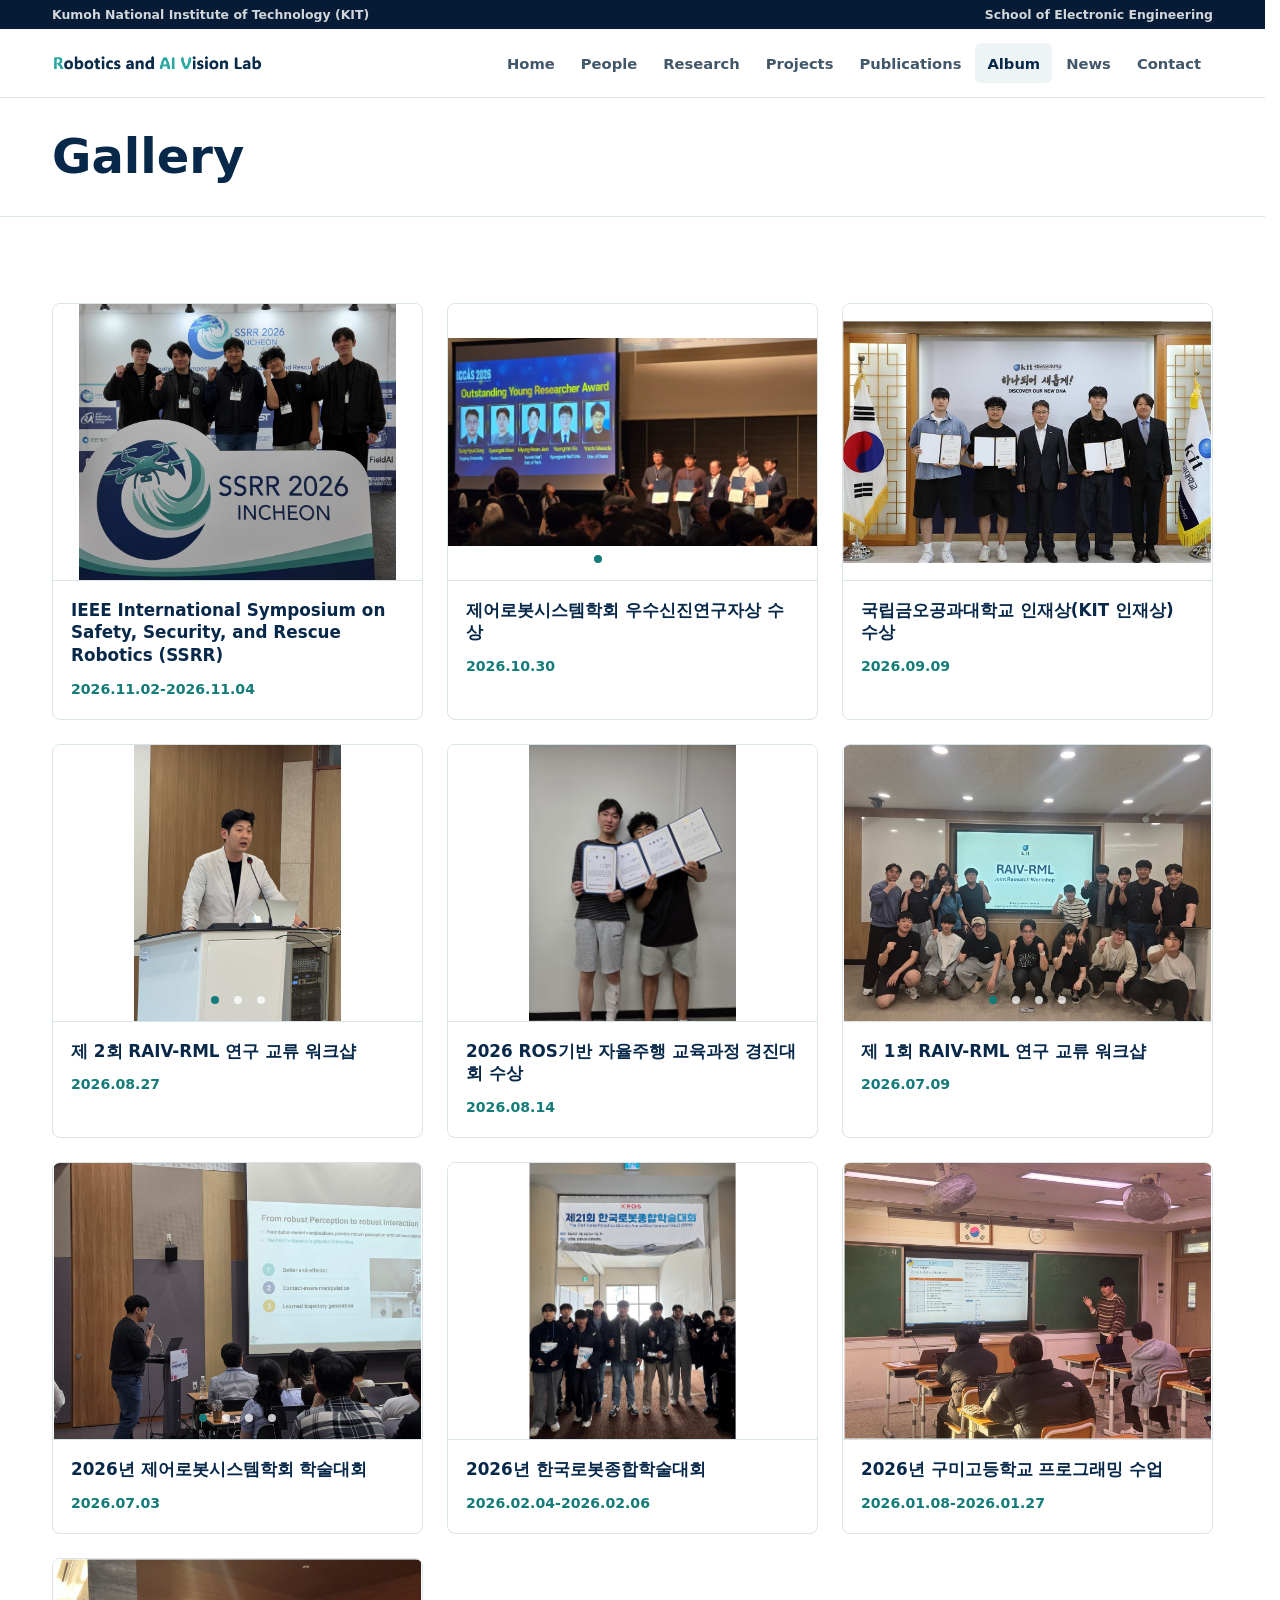
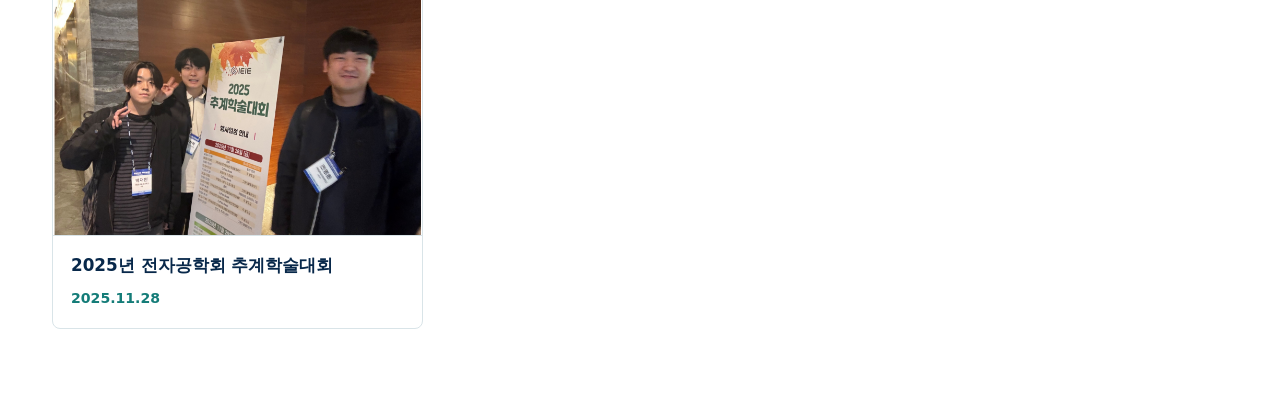
<file: album.html>
<!doctype html>
<html lang="en">
  <head>
    <meta charset="utf-8" />
    <meta name="viewport" content="width=device-width, initial-scale=1" />
    <title>Album | RAIV Lab</title>
    <meta name="description" content="Gallery from Robotics and AI Vision Lab." />
    <link rel="icon" href="assets/favicon.svg" type="image/svg+xml" />
    <link rel="stylesheet" href="styles.css?v=20260901-projects" />
  </head>
  <body class="subpage" data-page="album">
    <header class="site-header" data-header data-render="site-header"></header>

    <main>
      <section class="section page-title-section">
        <div class="section-inner">
          <h1 data-render="page-title"></h1>
        </div>
      </section>

      <section class="section">
        <div class="section-inner">
          <div class="album-grid" data-render="albums"></div>
        </div>
      </section>
    </main>

    <script src="data/site.js?v=20260901-projects"></script>
    <script src="scripts/core.js?v=20260901-projects"></script>
    <script src="scripts/media.js?v=20260901-projects"></script>
    <script src="scripts/render-global.js?v=20260901-projects"></script>
    <script src="scripts/render-projects.js?v=20260901-projects"></script>
    <script src="scripts/render-people.js?v=20260901-projects"></script>
    <script src="scripts/render-publications.js?v=20260901-projects"></script>
    <script src="scripts/render-news.js?v=20260901-projects"></script>
    <script src="scripts/render-pages.js?v=20260901-projects"></script>
    <script src="scripts/main.js?v=20260901-projects"></script>
  </body>
</html>
</file>
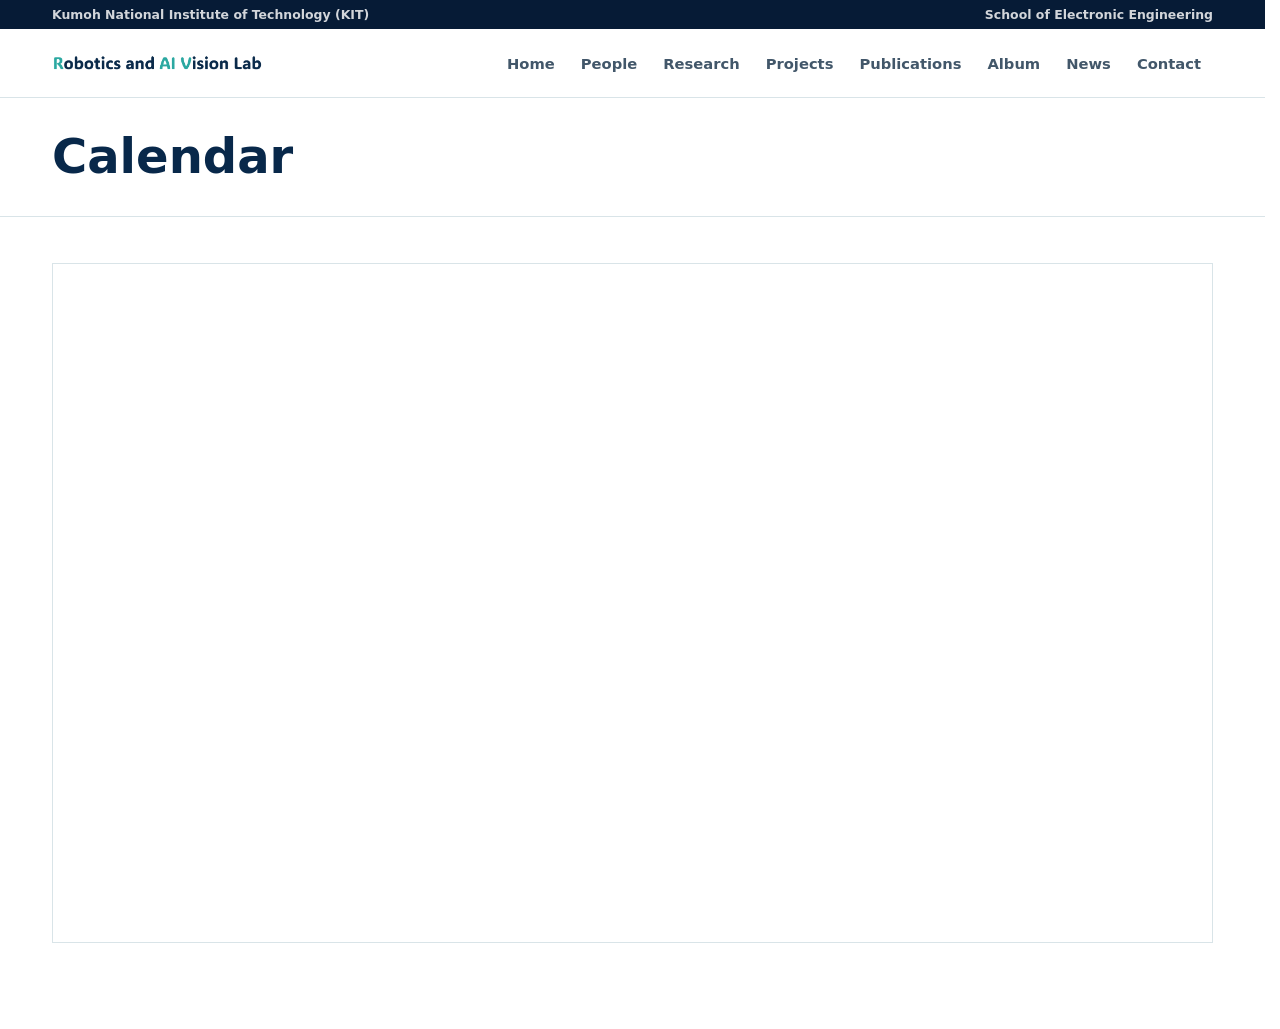
<file: calendar.html>
<!doctype html>
<html lang="en">
  <head>
    <meta charset="utf-8" />
    <meta name="viewport" content="width=device-width, initial-scale=1" />
    <title>Calendar | RAIV Lab</title>
    <meta name="description" content="RAIV Lab calendar." />
    <link rel="icon" href="assets/favicon.svg" type="image/svg+xml" />
    <link rel="stylesheet" href="styles.css?v=20260901-projects" />
  </head>
  <body class="subpage" data-page="calendar">
    <header class="site-header" data-header data-render="site-header"></header>

    <main>
      <section class="section page-title-section">
        <div class="section-inner">
          <h1 data-render="page-title"></h1>
        </div>
      </section>

      <section class="section calendar-section">
        <div class="section-inner" data-render="calendar"></div>
      </section>
    </main>

    <script src="data/site.js?v=20260901-projects"></script>
    <script src="scripts/core.js?v=20260901-projects"></script>
    <script src="scripts/media.js?v=20260901-projects"></script>
    <script src="scripts/render-global.js?v=20260901-projects"></script>
    <script src="scripts/render-projects.js?v=20260901-projects"></script>
    <script src="scripts/render-people.js?v=20260901-projects"></script>
    <script src="scripts/render-publications.js?v=20260901-projects"></script>
    <script src="scripts/render-news.js?v=20260901-projects"></script>
    <script src="scripts/render-pages.js?v=20260901-projects"></script>
    <script src="scripts/main.js?v=20260901-projects"></script>
  </body>
</html>
</file>
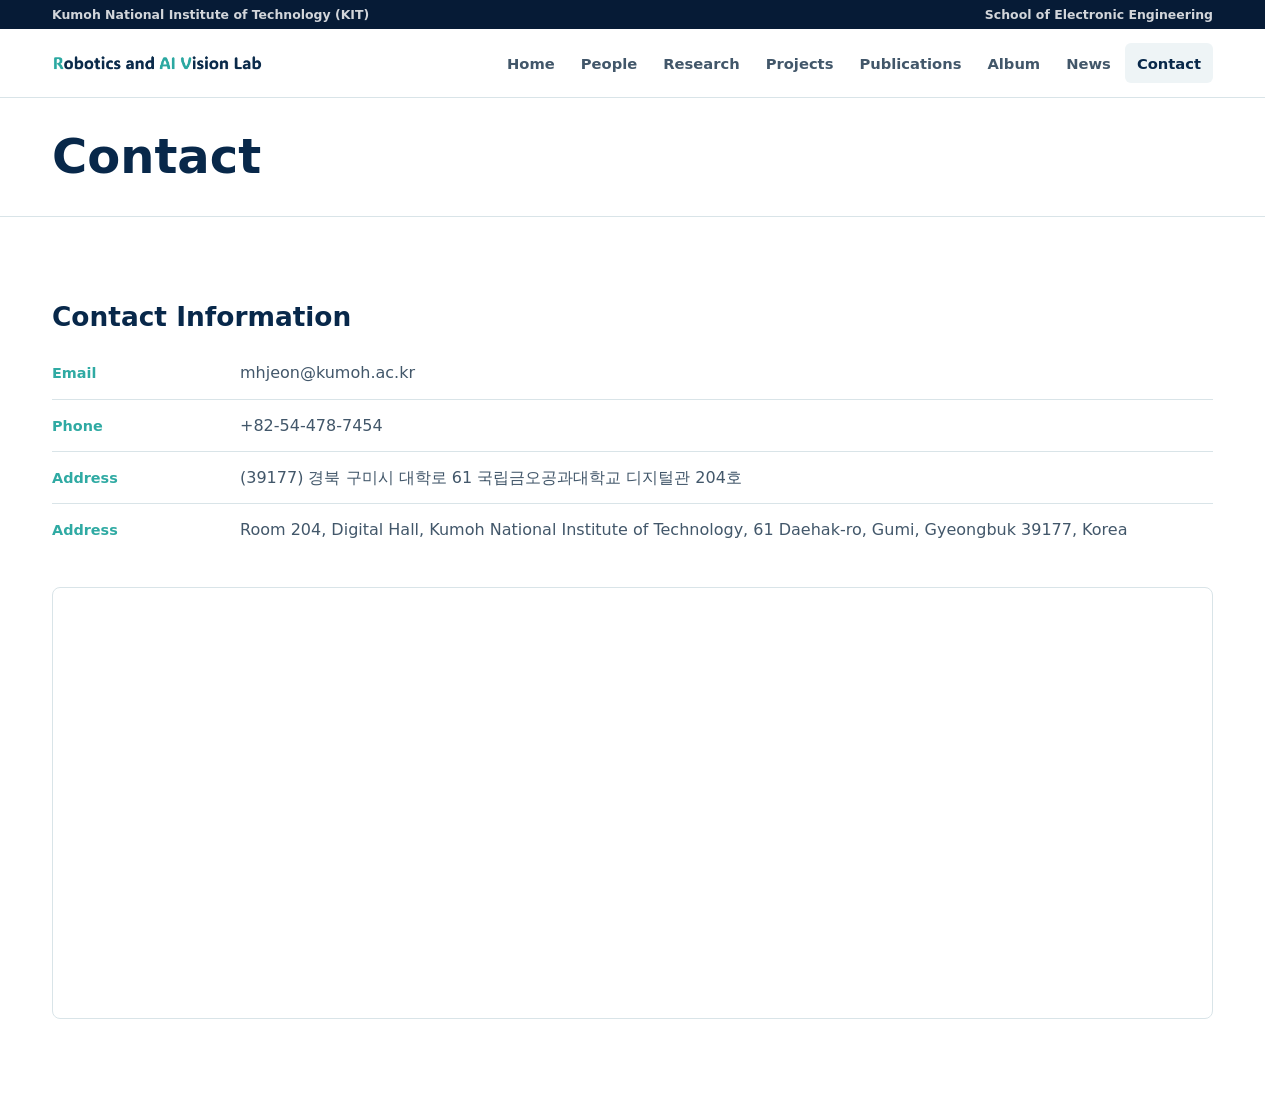
<file: contact.html>
<!doctype html>
<html lang="en">
  <head>
    <meta charset="utf-8" />
    <meta name="viewport" content="width=device-width, initial-scale=1" />
    <title>Contact | RAIV Lab</title>
    <meta name="description" content="Contact information for Robotics and AI Vision Lab at Kumoh National Institute of Technology." />
    <link rel="icon" href="assets/favicon.svg" type="image/svg+xml" />
    <link rel="stylesheet" href="styles.css?v=20260901-projects" />
  </head>
  <body class="subpage" data-page="contact">
    <header class="site-header" data-header data-render="site-header"></header>

    <main>
      <section class="section page-title-section">
        <div class="section-inner">
          <h1 data-render="page-title"></h1>
        </div>
      </section>

      <section class="section contact-section">
        <div class="section-inner contact-layout" data-render="contact"></div>
      </section>
    </main>

    <script src="data/site.js?v=20260901-projects"></script>
    <script src="scripts/core.js?v=20260901-projects"></script>
    <script src="scripts/media.js?v=20260901-projects"></script>
    <script src="scripts/render-global.js?v=20260901-projects"></script>
    <script src="scripts/render-projects.js?v=20260901-projects"></script>
    <script src="scripts/render-people.js?v=20260901-projects"></script>
    <script src="scripts/render-publications.js?v=20260901-projects"></script>
    <script src="scripts/render-news.js?v=20260901-projects"></script>
    <script src="scripts/render-pages.js?v=20260901-projects"></script>
    <script src="scripts/main.js?v=20260901-projects"></script>
  </body>
</html>
</file>
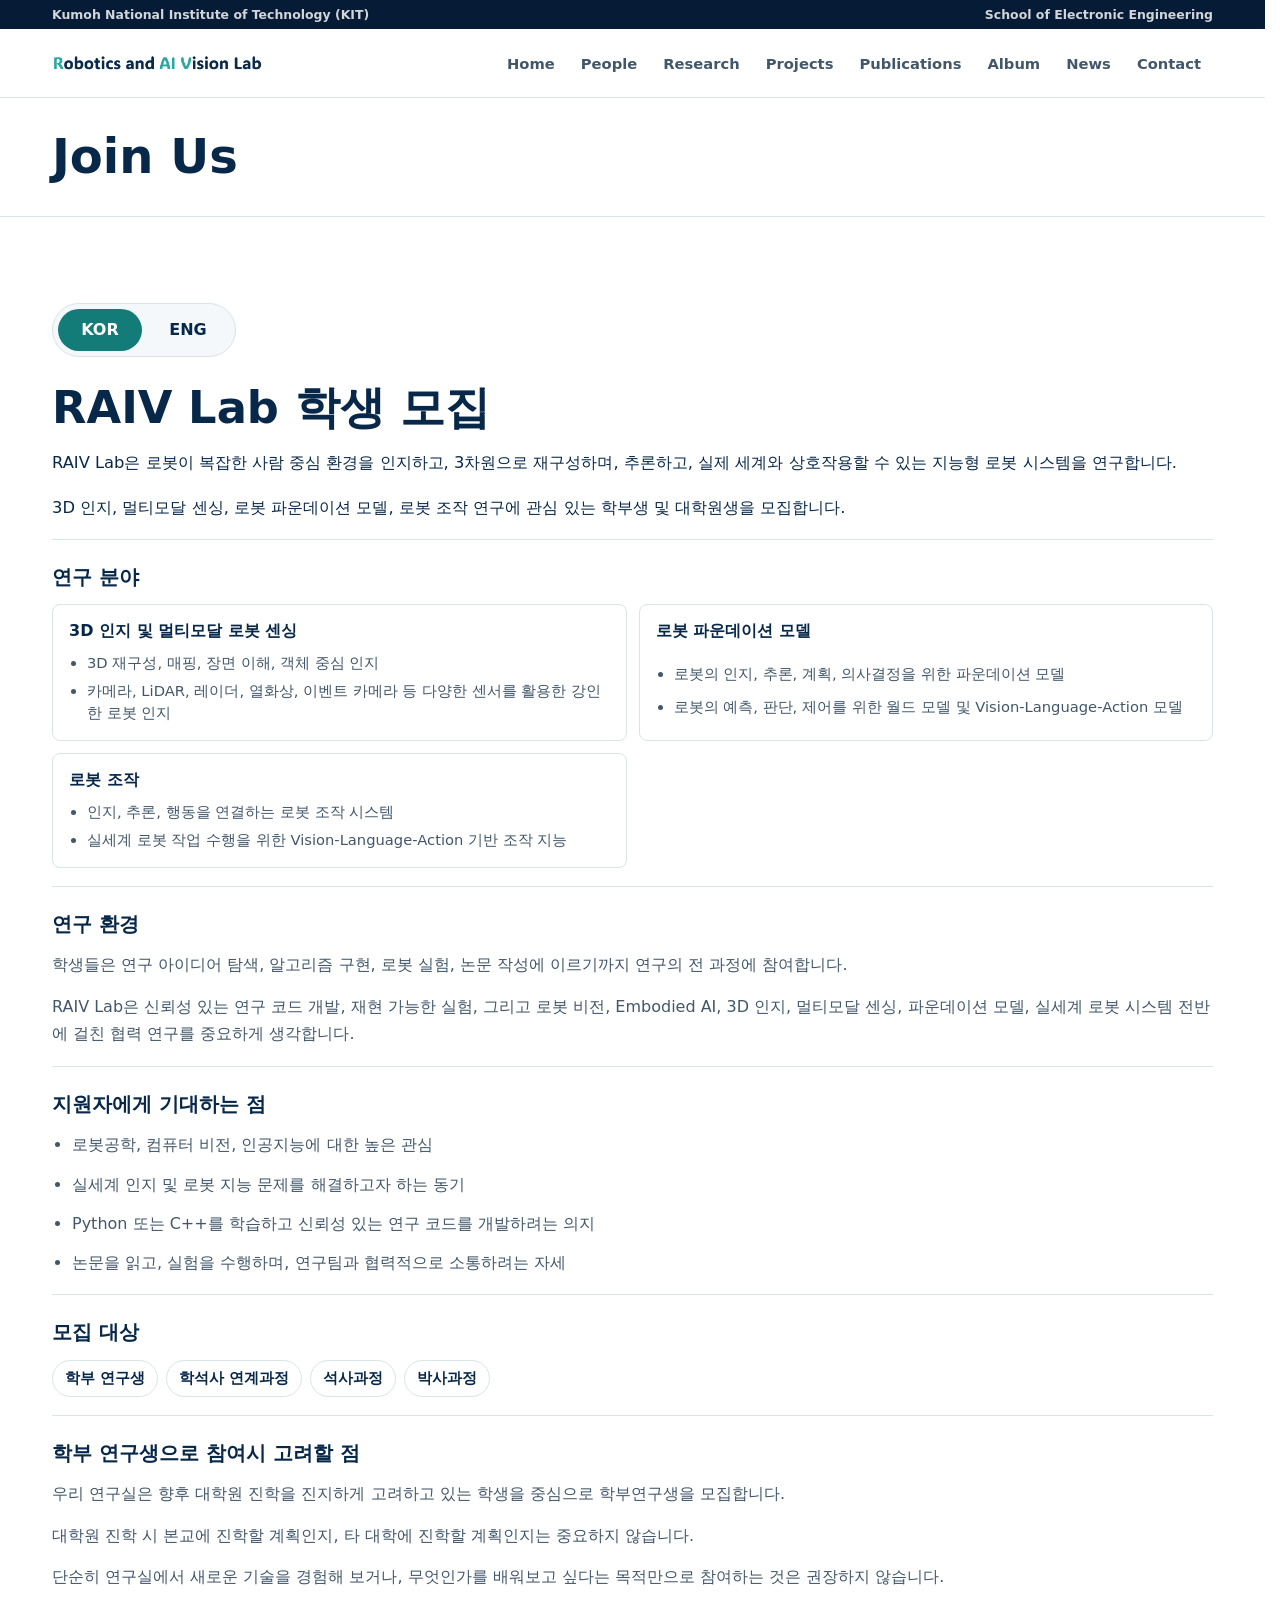
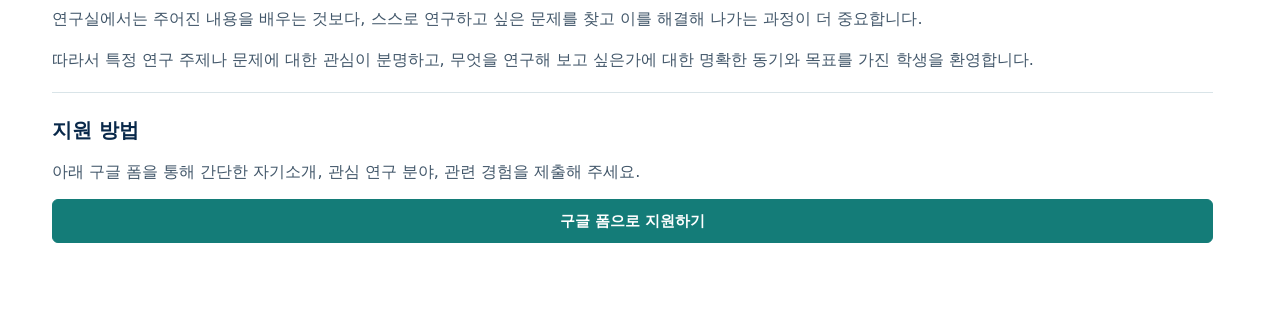
<file: join.html>
<!doctype html>
<html lang="en">
  <head>
    <meta charset="utf-8" />
    <meta name="viewport" content="width=device-width, initial-scale=1" />
    <title>Join Us | RAIV Lab</title>
    <meta name="description" content="Join Robotics and AI Vision Lab at Kumoh National Institute of Technology." />
    <link rel="icon" href="assets/favicon.svg" type="image/svg+xml" />
    <link rel="stylesheet" href="styles.css?v=20260625-06-header-logo" />
  </head>
  <body class="subpage" data-page="join">
    <header class="site-header" data-header data-render="site-header"></header>

    <main>
      <section class="section page-title-section">
        <div class="section-inner">
          <h1 data-render="page-title"></h1>
        </div>
      </section>

      <section class="section contact-section">
        <div class="section-inner join-layout">
          <div class="join-copy" data-render="join-page"></div>
        </div>
      </section>
    </main>

    <script src="data/site.js?v=20260625-07-refactor"></script>
    <script src="scripts/core.js?v=20260625-07-refactor"></script>
    <script src="scripts/media.js?v=20260625-07-refactor"></script>
    <script src="scripts/render-global.js?v=20260625-07-refactor"></script>
    <script src="scripts/render-projects.js?v=20260625-07-refactor"></script>
    <script src="scripts/render-people.js?v=20260625-07-refactor"></script>
    <script src="scripts/render-publications.js?v=20260625-07-refactor"></script>
    <script src="scripts/render-news.js?v=20260625-07-refactor"></script>
    <script src="scripts/render-pages.js?v=20260625-07-refactor"></script>
    <script src="scripts/main.js?v=20260625-07-refactor"></script>
  </body>
</html>
</file>
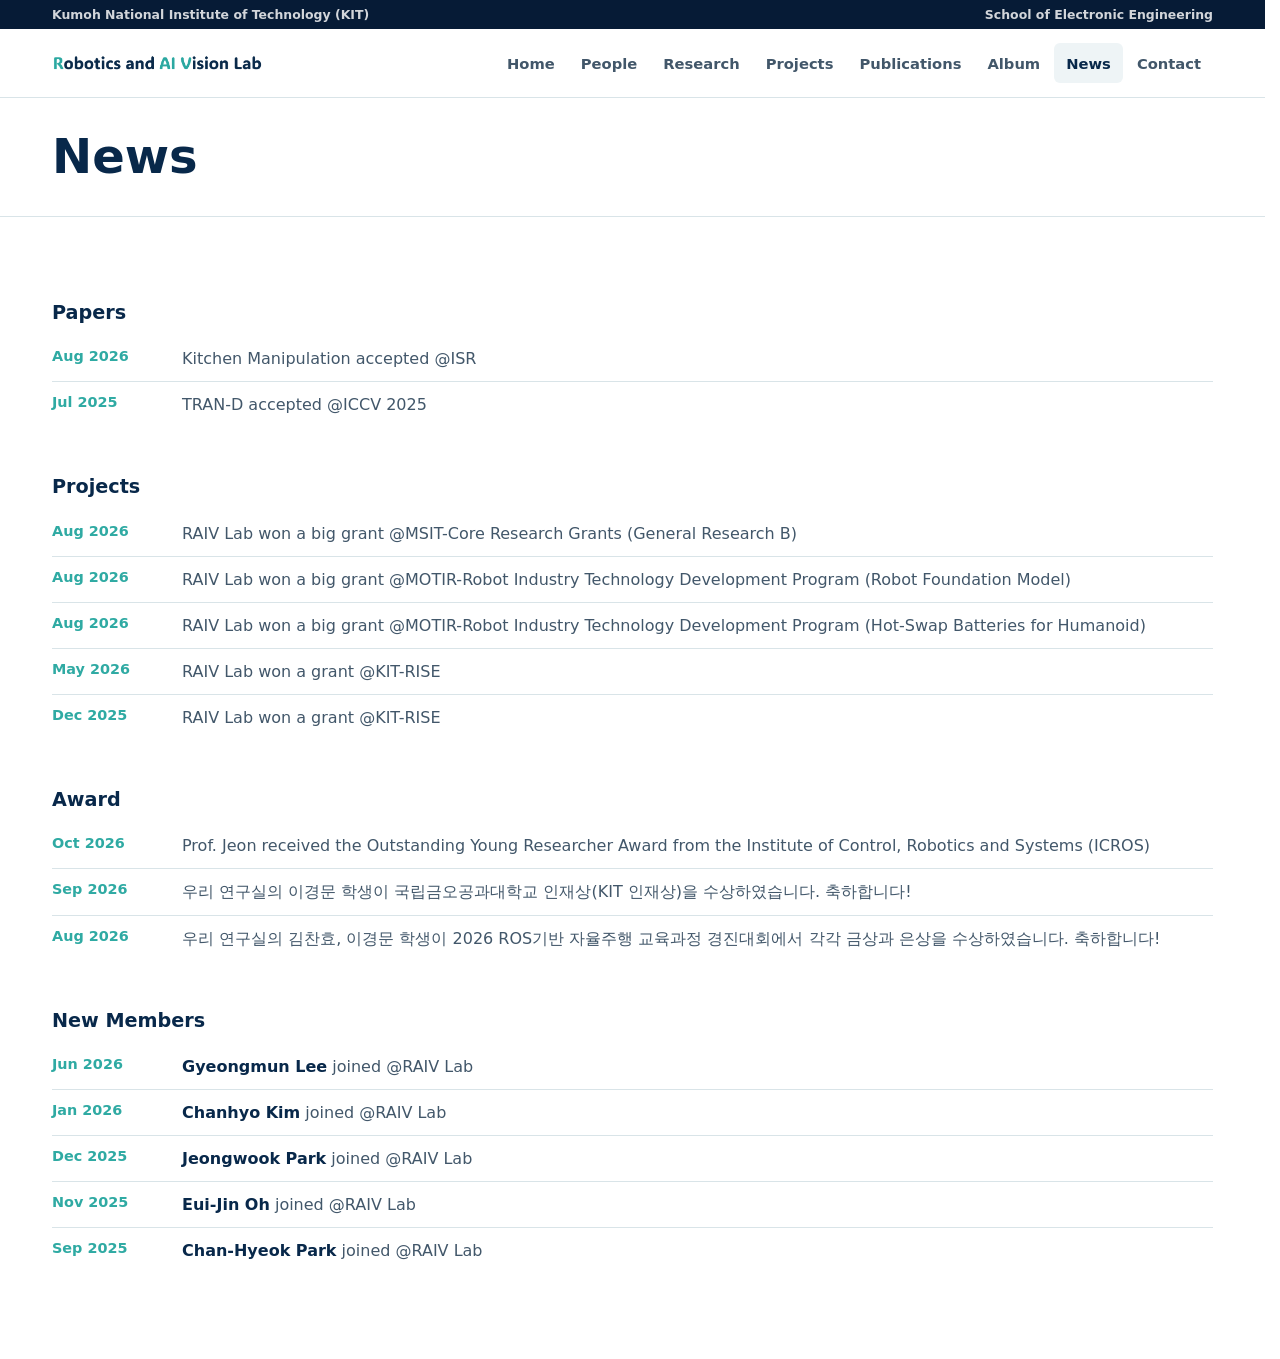
<file: news.html>
<!doctype html>
<html lang="en">
  <head>
    <meta charset="utf-8" />
    <meta name="viewport" content="width=device-width, initial-scale=1" />
    <title>News | RAIV Lab</title>
    <meta name="description" content="News from Robotics and AI Vision Lab." />
    <link rel="icon" href="assets/favicon.svg" type="image/svg+xml" />
    <link rel="stylesheet" href="styles.css?v=20260901-projects" />
  </head>
  <body class="subpage" data-page="news">
    <header class="site-header" data-header data-render="site-header"></header>

    <main>
      <section class="section page-title-section">
        <div class="section-inner">
          <h1 data-render="page-title"></h1>
        </div>
      </section>

      <section class="section">
        <div class="section-inner news-layout">
          <div class="news-sections" data-render="news"></div>
        </div>
      </section>
    </main>

    <script src="data/site.js?v=20260901-projects"></script>
    <script src="scripts/core.js?v=20260901-projects"></script>
    <script src="scripts/media.js?v=20260901-projects"></script>
    <script src="scripts/render-global.js?v=20260901-projects"></script>
    <script src="scripts/render-projects.js?v=20260901-projects"></script>
    <script src="scripts/render-people.js?v=20260901-projects"></script>
    <script src="scripts/render-publications.js?v=20260901-projects"></script>
    <script src="scripts/render-news.js?v=20260901-projects"></script>
    <script src="scripts/render-pages.js?v=20260901-projects"></script>
    <script src="scripts/main.js?v=20260901-projects"></script>
  </body>
</html>
</file>
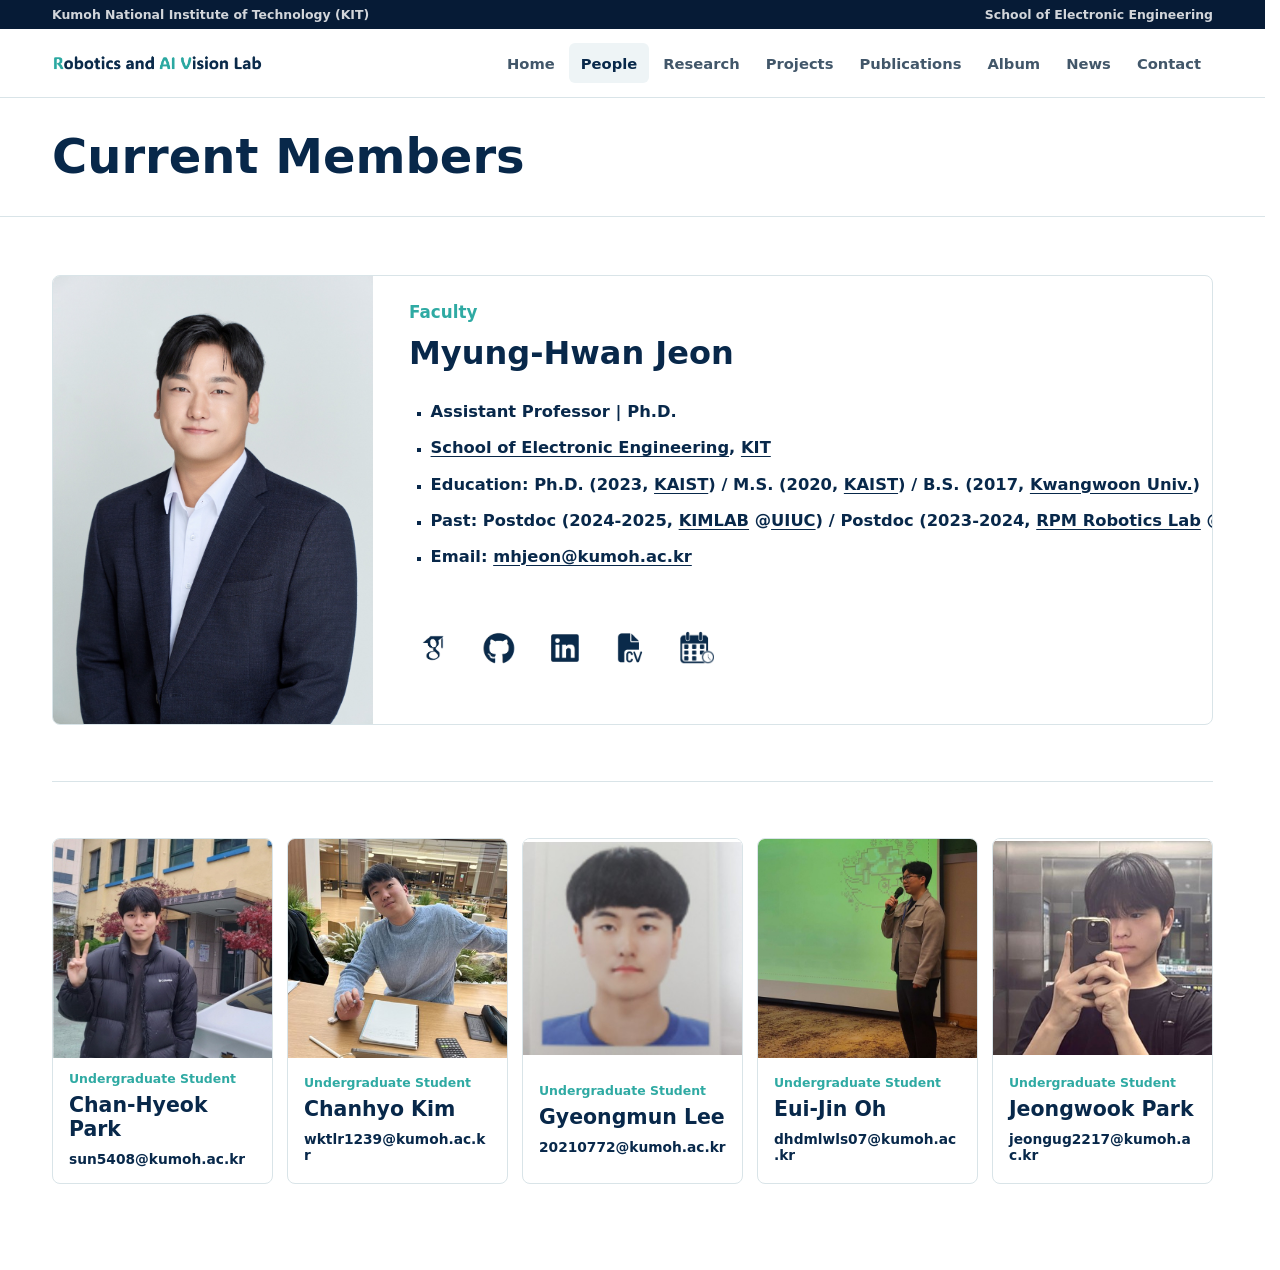
<file: people.html>
<!doctype html>
<html lang="en">
  <head>
    <meta charset="utf-8" />
    <meta name="viewport" content="width=device-width, initial-scale=1" />
    <title>People | RAIV Lab</title>
    <meta name="description" content="Members of Robotics and AI Vision Lab." />
    <link rel="icon" href="assets/favicon.svg" type="image/svg+xml" />
    <link rel="stylesheet" href="styles.css?v=20260901-projects" />
  </head>
  <body class="subpage" data-page="people">
    <header class="site-header" data-header data-render="site-header"></header>

    <main>
      <section class="section page-title-section">
        <div class="section-inner">
          <h1 data-render="page-title"></h1>
        </div>
      </section>

      <section class="section">
        <div class="section-inner">
          <div class="faculty-box" data-render="faculty"></div>
          <div class="member-divider" aria-hidden="true"></div>
          <div class="student-grid" data-render="people"></div>
        </div>
      </section>
    </main>

    <script src="data/site.js?v=20260901-projects"></script>
    <script src="scripts/core.js?v=20260901-projects"></script>
    <script src="scripts/media.js?v=20260901-projects"></script>
    <script src="scripts/render-global.js?v=20260901-projects"></script>
    <script src="scripts/render-projects.js?v=20260901-projects"></script>
    <script src="scripts/render-people.js?v=20260901-projects"></script>
    <script src="scripts/render-publications.js?v=20260901-projects"></script>
    <script src="scripts/render-news.js?v=20260901-projects"></script>
    <script src="scripts/render-pages.js?v=20260901-projects"></script>
    <script src="scripts/main.js?v=20260901-projects"></script>
  </body>
</html>
</file>
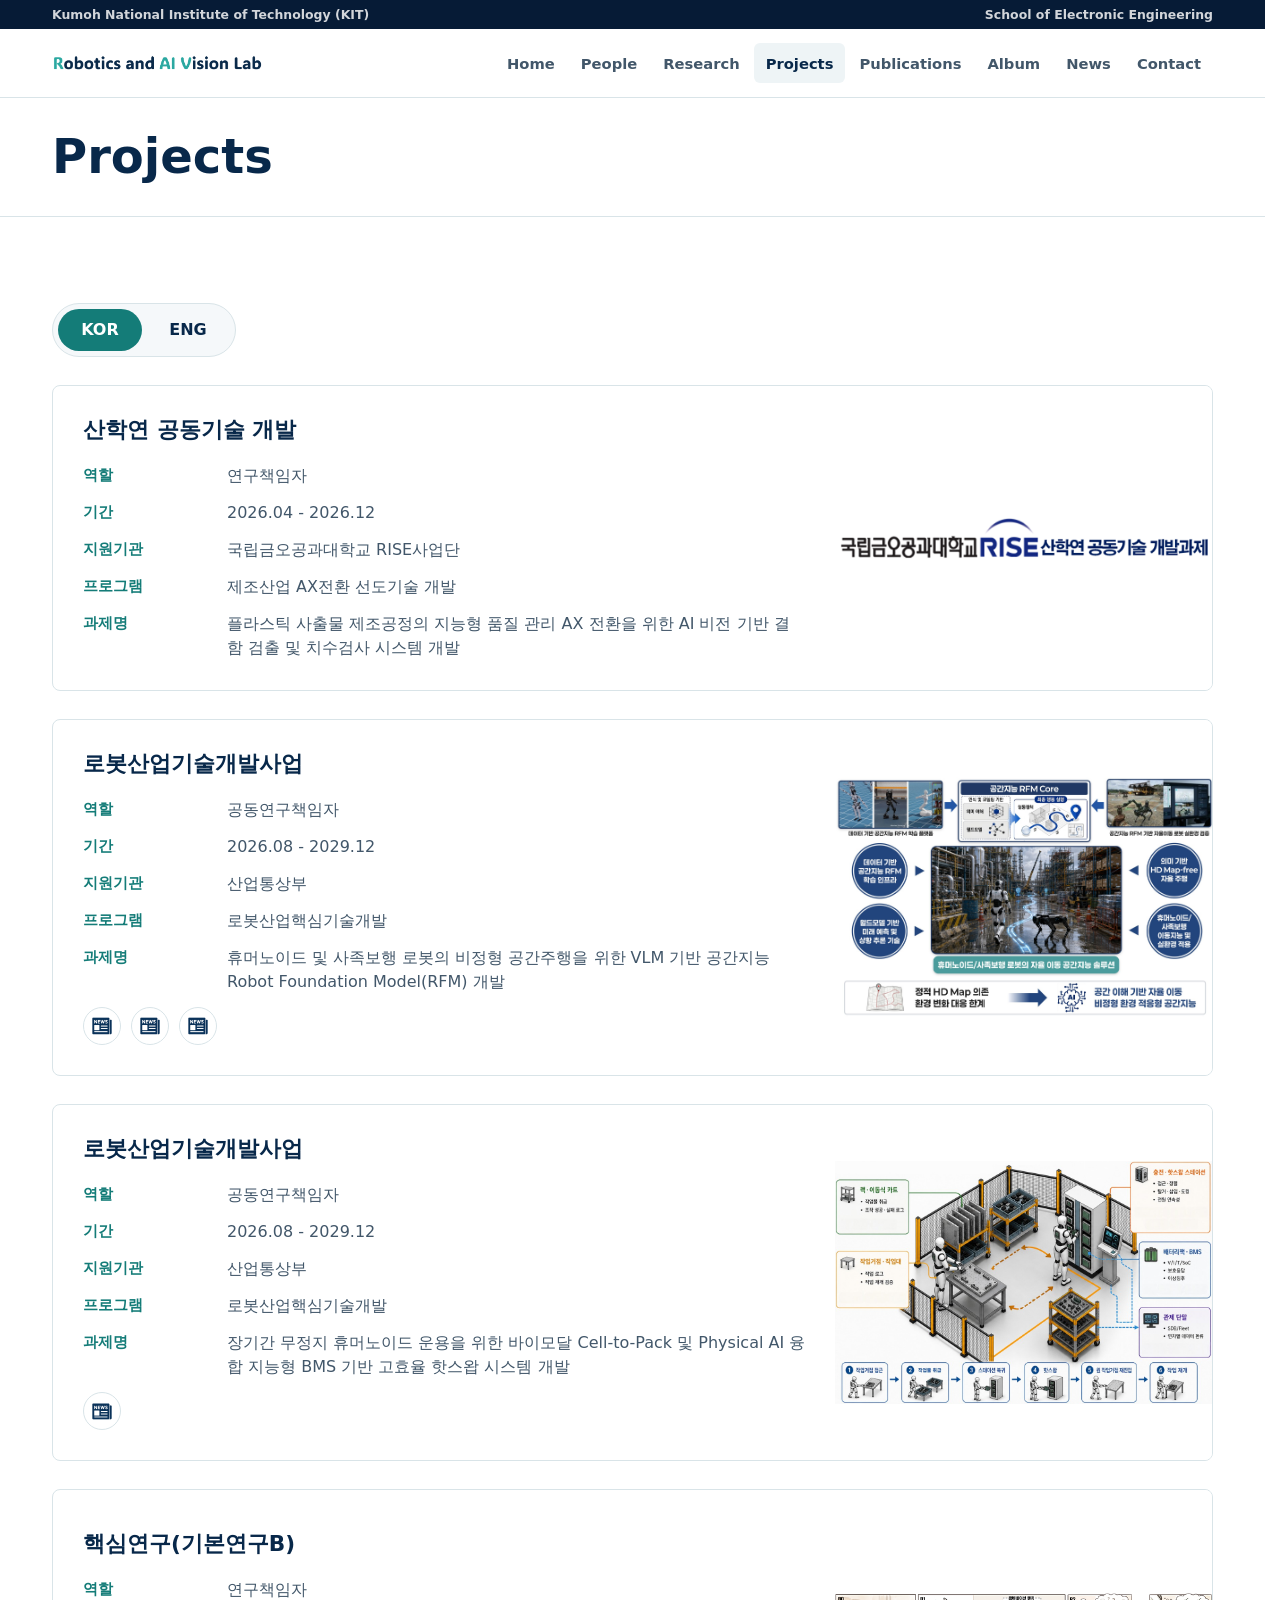
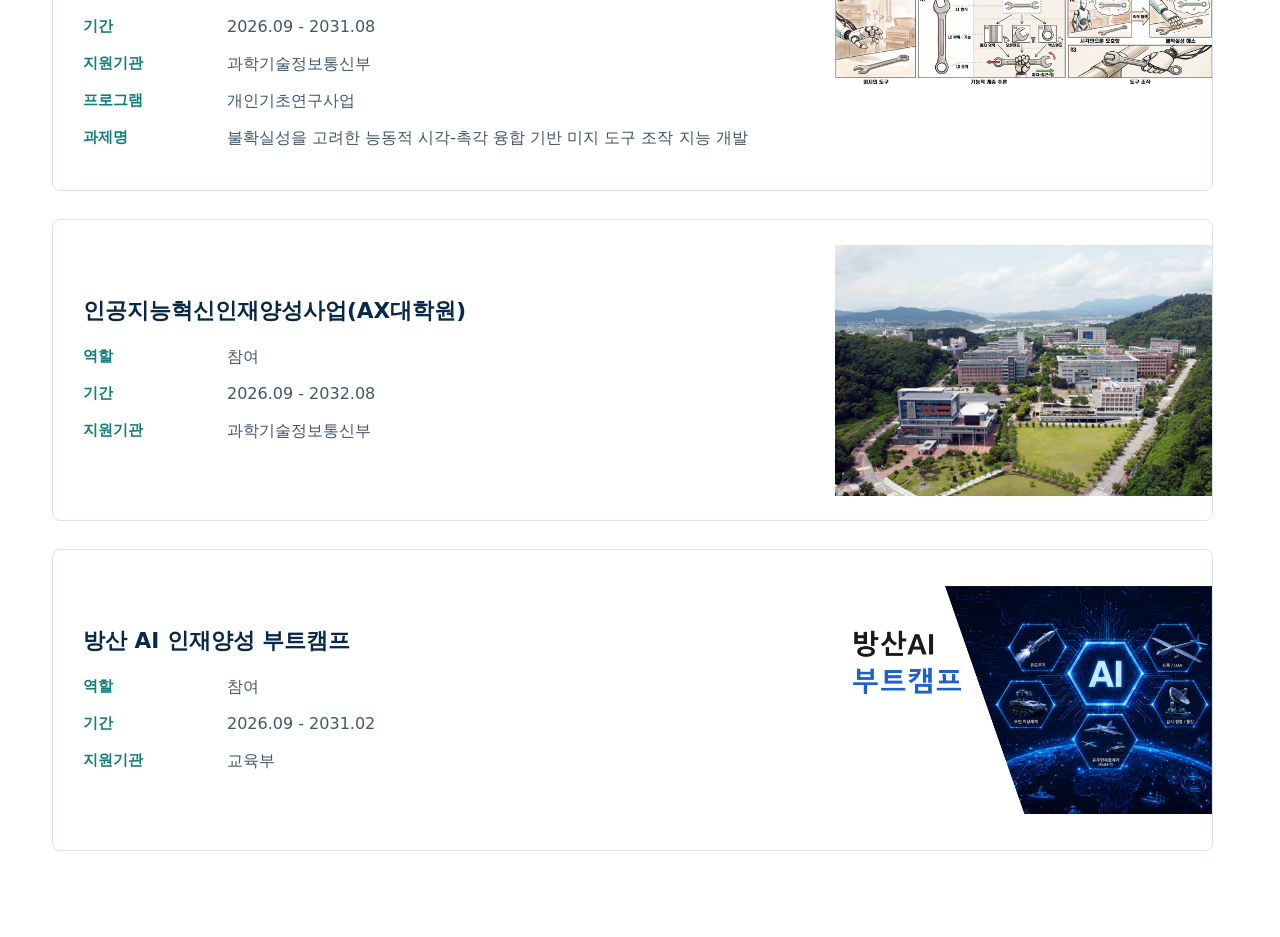
<file: projects.html>
<!doctype html>
<html lang="en">
  <head>
    <meta charset="utf-8" />
    <meta name="viewport" content="width=device-width, initial-scale=1" />
    <title>Projects | RAIV Lab</title>
    <meta name="description" content="Funded projects from Robotics and AI Vision Lab." />
    <link rel="icon" href="assets/favicon.svg" type="image/svg+xml" />
    <link rel="stylesheet" href="styles.css?v=20260901-projects" />
  </head>
  <body class="subpage" data-page="projects">
    <header class="site-header" data-header data-render="site-header"></header>

    <main>
      <section class="section page-title-section">
        <div class="section-inner">
          <h1 data-render="page-title"></h1>
        </div>
      </section>

      <section class="section funded-projects-section">
        <div class="section-inner funded-projects-layout">
          <div data-render="funded-projects"></div>
        </div>
      </section>
    </main>

    <script src="data/site.js?v=20261105-project-news-2"></script>
    <script src="scripts/core.js?v=20260901-projects"></script>
    <script src="scripts/media.js?v=20260901-projects"></script>
    <script src="scripts/render-global.js?v=20260901-projects"></script>
    <script src="scripts/render-projects.js?v=20260901-projects"></script>
    <script src="scripts/render-people.js?v=20260901-projects"></script>
    <script src="scripts/render-publications.js?v=20260901-projects"></script>
    <script src="scripts/render-news.js?v=20260901-projects"></script>
    <script src="scripts/render-pages.js?v=20261105-project-news-2"></script>
    <script src="scripts/main.js?v=20260901-projects"></script>
  </body>
</html>
</file>
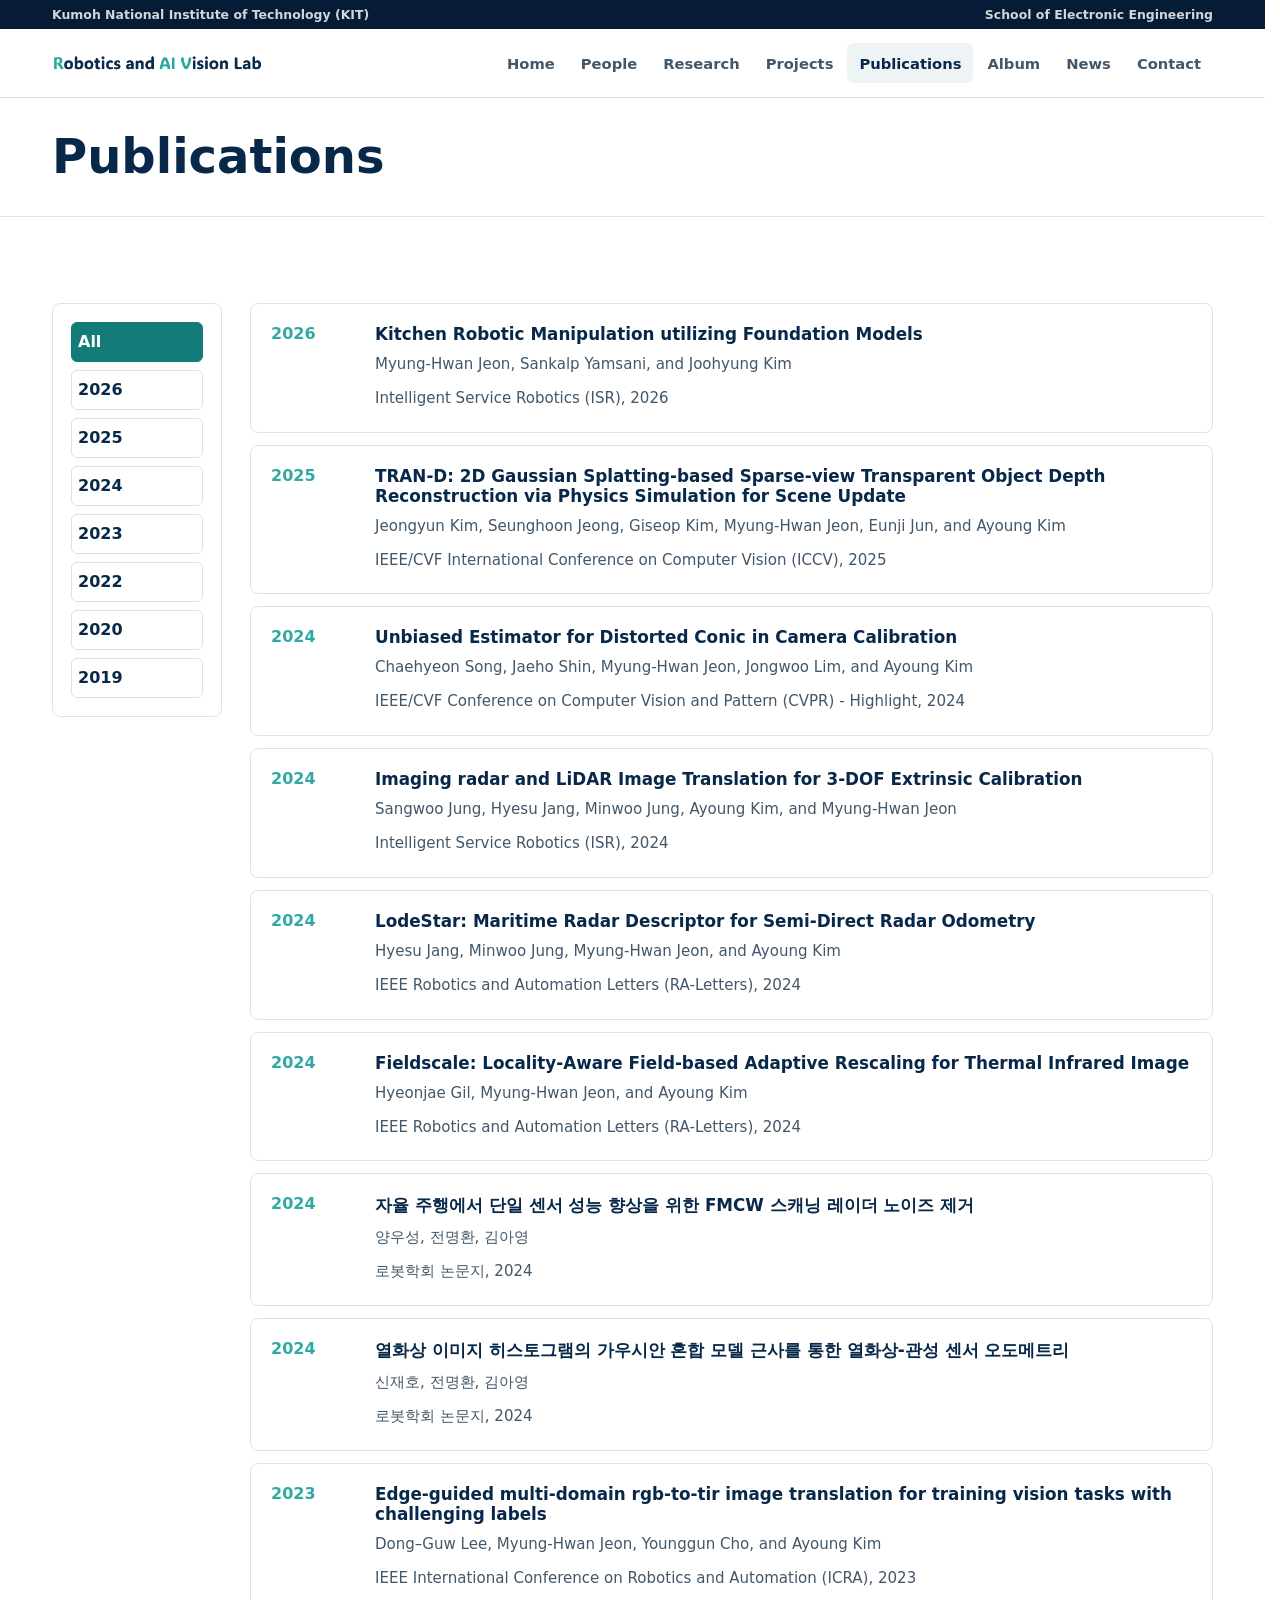
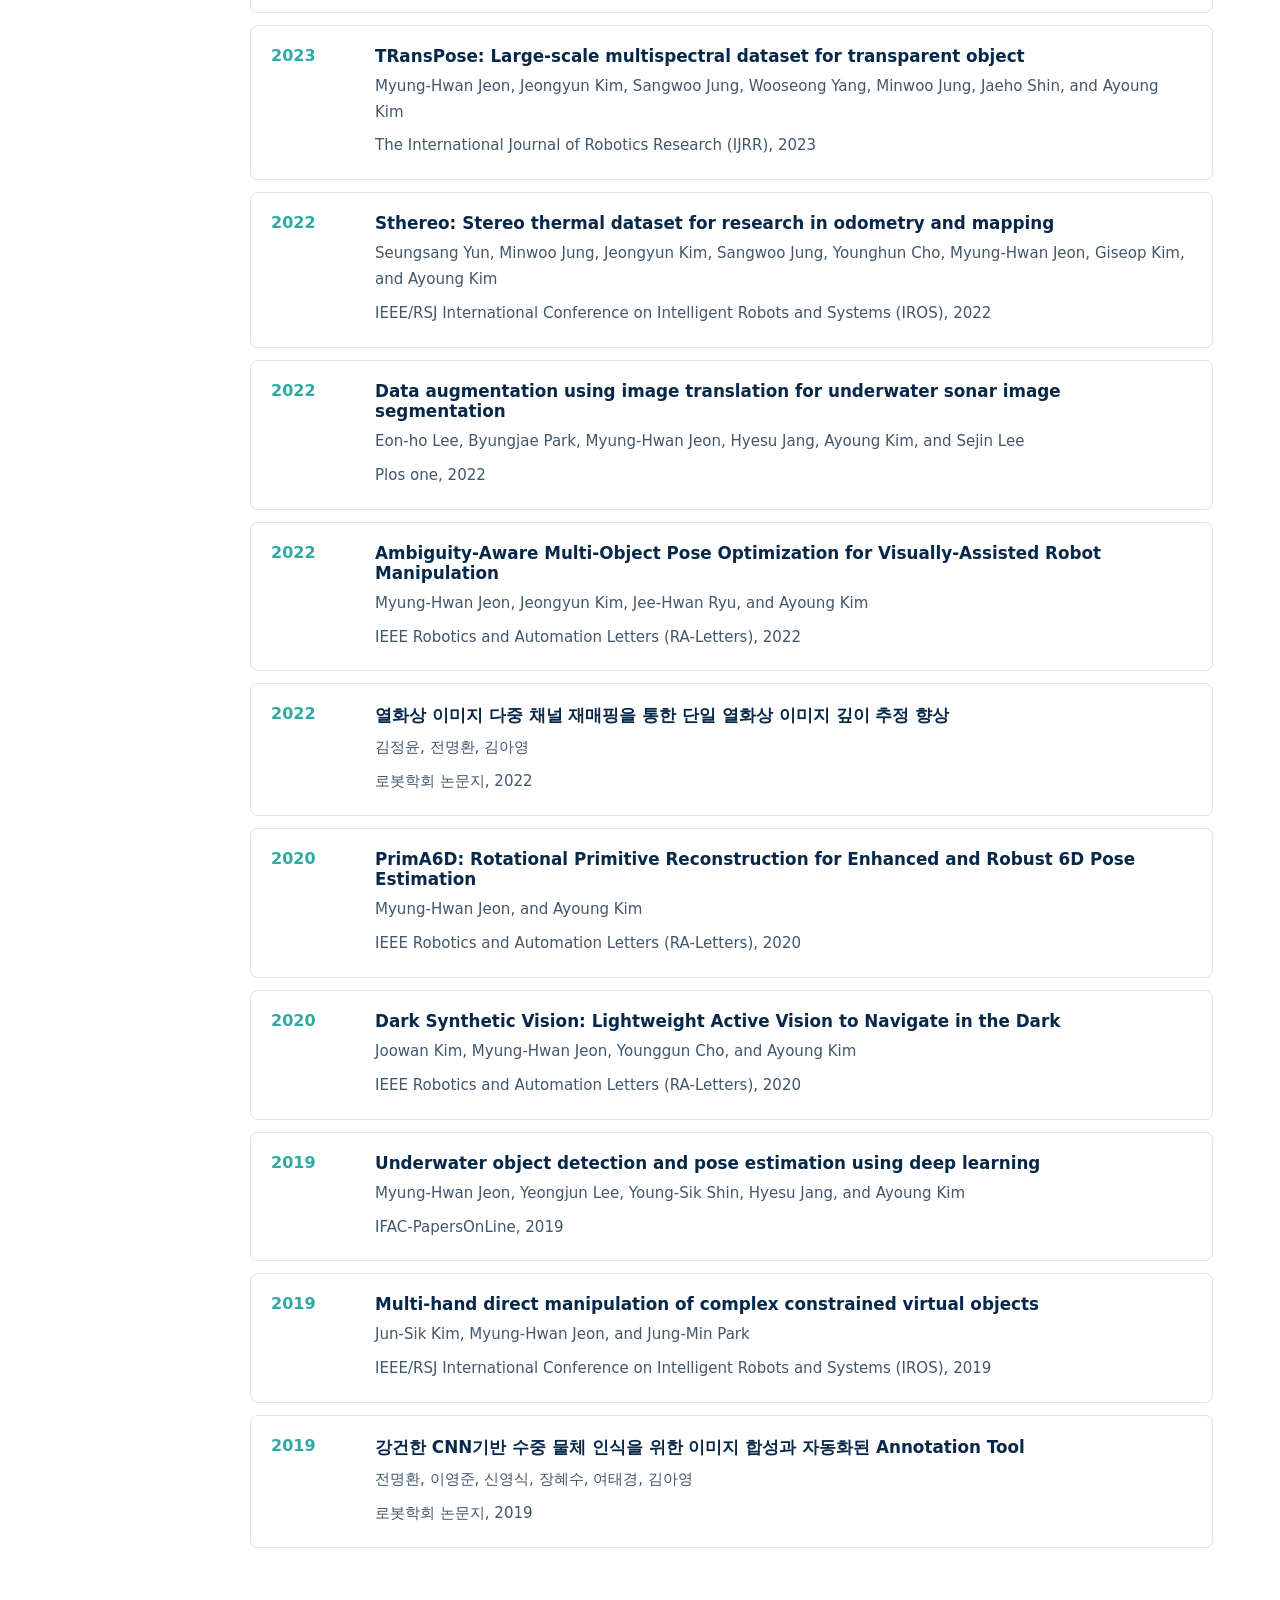
<file: publications.html>
<!doctype html>
<html lang="en">
  <head>
    <meta charset="utf-8" />
    <meta name="viewport" content="width=device-width, initial-scale=1" />
    <title>Publications | RAIV Lab</title>
    <meta name="description" content="Publications from Robotics and AI Vision Lab." />
    <link rel="icon" href="assets/favicon.svg" type="image/svg+xml" />
    <link rel="stylesheet" href="styles.css?v=20260901-projects" />
  </head>
  <body class="subpage" data-page="publications">
    <header class="site-header" data-header data-render="site-header"></header>

    <main>
      <section class="section page-title-section">
        <div class="section-inner">
          <h1 data-render="page-title"></h1>
        </div>
      </section>

      <section class="section">
        <div class="section-inner publication-layout">
          <aside class="filter-panel" aria-label="Publication year filters">
            <div class="filter-list" data-render="publication-filters"></div>
          </aside>
          <div class="publication-list" data-render="publications"></div>
        </div>
      </section>
    </main>

    <script src="data/site.js?v=20260901-projects"></script>
    <script src="scripts/core.js?v=20260901-projects"></script>
    <script src="scripts/media.js?v=20260901-projects"></script>
    <script src="scripts/render-global.js?v=20260901-projects"></script>
    <script src="scripts/render-projects.js?v=20260901-projects"></script>
    <script src="scripts/render-people.js?v=20260901-projects"></script>
    <script src="scripts/render-publications.js?v=20260901-projects"></script>
    <script src="scripts/render-news.js?v=20260901-projects"></script>
    <script src="scripts/render-pages.js?v=20260901-projects"></script>
    <script src="scripts/main.js?v=20260901-projects"></script>
  </body>
</html>
</file>
<file: styles.css>
@import url("styles/00-foundation.css?v=20260901-projects");
@import url("styles/10-home.css?v=20260901-projects");
@import url("styles/20-components.css?v=20260901-projects");
@import url("styles/30-pages.css?v=20260901-projects");
@import url("styles/90-responsive.css?v=20260901-projects");
</file>
